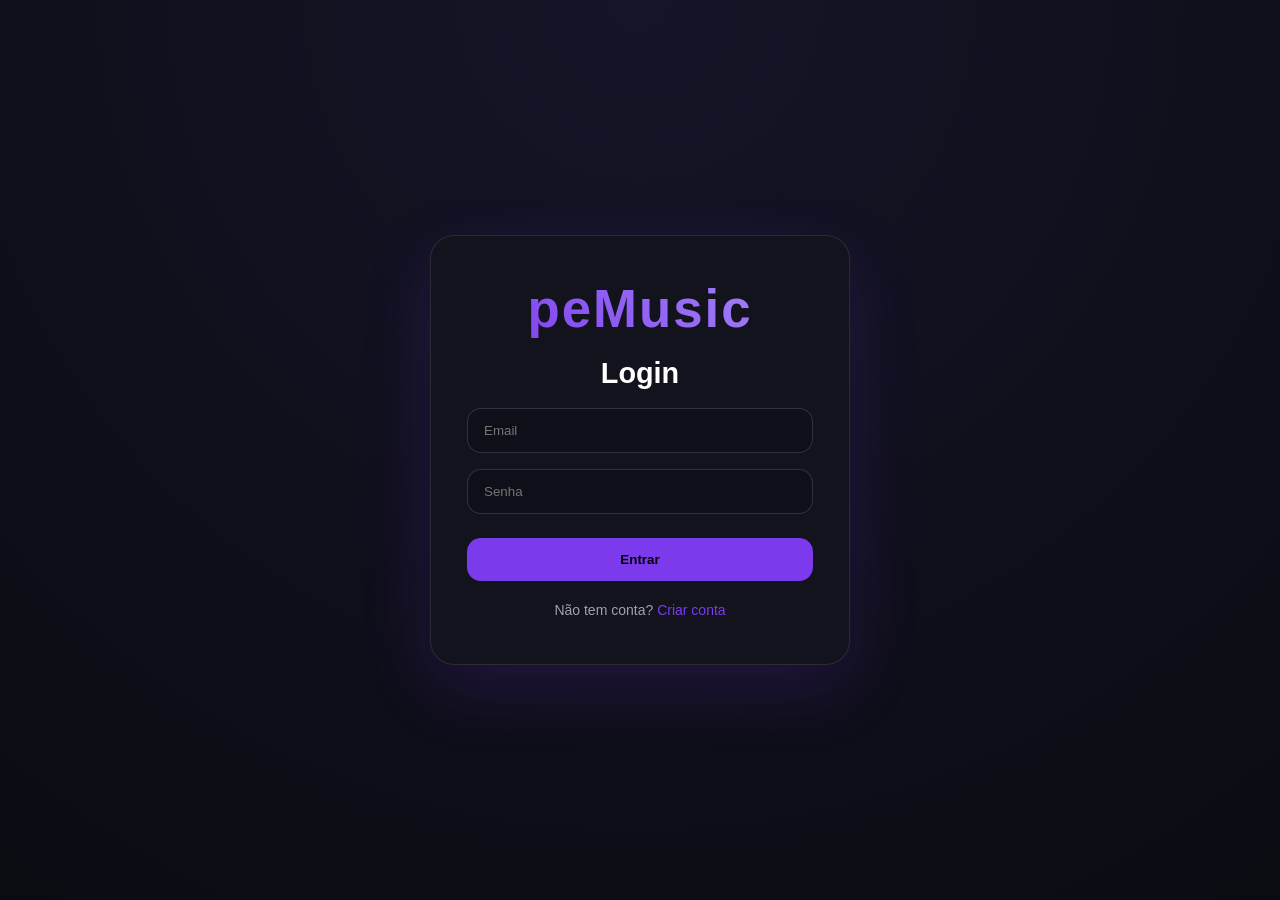
<file: index.html>
<!DOCTYPE html>
<html lang="pt-br">

<head>
    <meta charset="UTF-8">
    <meta name="viewport" content="width=device-width, initial-scale=1.0">
    <link rel="stylesheet" href="./css/style.css">
    <link rel="stylesheet" href="./css/app.css">
    <link rel="stylesheet" href="https://cdnjs.cloudflare.com/ajax/libs/font-awesome/6.5.0/css/all.min.css">
    <title>peMusic</title>
</head>

<body>

    <div class="container">
        <aside class="sidebar">
            <h2>peMusic</h2>
            <nav>
                <ul>
                    <li id="btn-home">
                        <i class="fa-solid fa-house"></i>
                        Home
                    </li>

                    <li id="btn-search">
                        <i class="fa-solid fa-magnifying-glass"></i>
                        Buscar
                    </li>

                    <li id="btn-playlists">
                        <i class="fa-solid fa-list"></i>
                        Playlists
                    </li>

                    <li id="btn-favorites">
                        <i class="fa-solid fa-heart"></i>
                        Favoritos
                    </li>
                </ul>
            </nav>
        </aside>
        <div class="sidebar-backdrop"></div>

        <main class="main">
            <div class="main-header">
                <div class="header-info">
                    <h1 id="page-title">Suas músicas</h1>
                    <p id="user-greeting" class="user-greeting">Olá, seja bem-vindo!</p>
                </div>
                <div class="actions-row">
                    <button id="menu-toggle" class="menu-btn" type="button" aria-label="Abrir menu">
                        <i class="fa-solid fa-bars"></i>
                    </button>
                    <button id="logout" class="logout-btn">Sair</button>
                </div>
            </div>
            <input id="search-input" class="search-input" type="search" placeholder="Buscar título ou artista" />
            <div id="music-list" class="music-list"></div>
        </main>
    </div>

    <footer class="player">
        <div class="music-info">
            <img src="covers/music1.jpg" id="cover">
            <div>
                <p id="player-title">Nome da música</p>
                <p id="player-artist">Artista</p>
            </div>

        </div>

        <div class="player-center">
            <div class="controls">
                <button id="prev">
                    <i class="fa-solid fa-backward"></i>
                </button>
                <button id="play">
                    <i class="fa-solid fa-play"></i>
                </button>
                <button id="next">
                    <i class="fa-solid fa-forward"></i>
                </button>
            </div>
            <div class="progress">
                <span id="current-time">0:00</span>
                <input type="range" id="progress-bar" min="0" max="100" value="0">
                <span id="duration">3:20</span>
            </div>
        </div>
        <div class="volume-panel">
            <i class="fa-solid fa-volume-high"></i>
            <input id="volume-bar" type="range" min="0" max="100" value="80">
        </div>
    </footer>
    <audio id="audio-player"></audio>
    <script type="module" src="./js/app.js"></script>
</body>
</html>
</file>
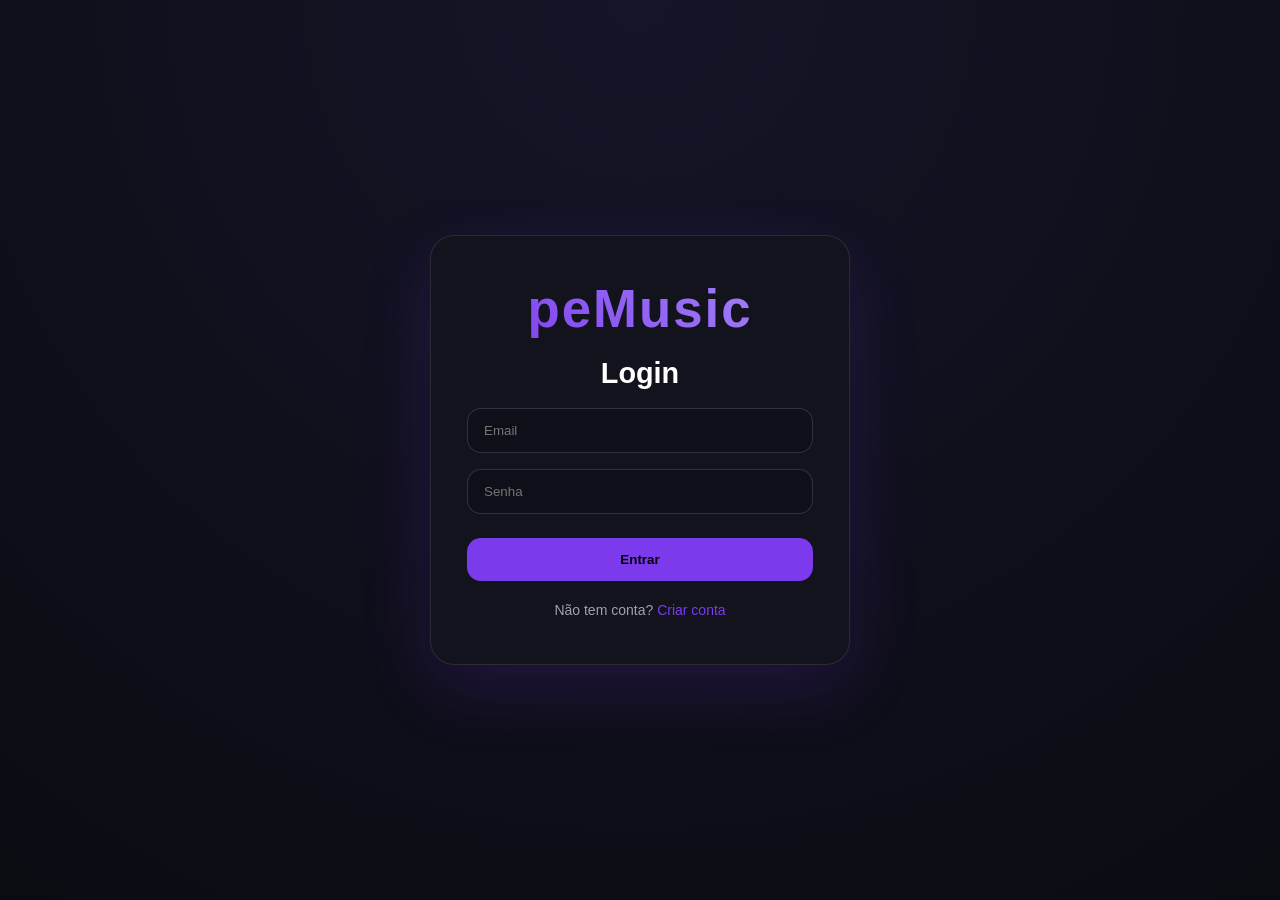
<file: login.html>
<!DOCTYPE html>
<html lang="pt-br">

<head>
    <meta charset="UTF-8">
    <meta name="viewport" content="width=device-width, initial-scale=1.0">

    <link rel="stylesheet" href="./css/style.css">
    <link rel="stylesheet" href="./css/auth.css">

    <title>Login - peMusic</title>
</head>

<body>

    <div class="auth-container">
        
        <form class="auth-form">
            <div class="logo">
                <h1>peMusic</h1>
            </div>
            <h2>Login</h2>
            <input type="email" name="email" placeholder="Email" required>
            <input type="password" name="password" placeholder="Senha" required>
            <button type="submit">Entrar</button>
            <p>
                Não tem conta?
                <a href="register.html">Criar conta</a>
            </p>
        </form>
    </div>
    <script src="./js/auth.js"></script>
</body>
</html>
</file>
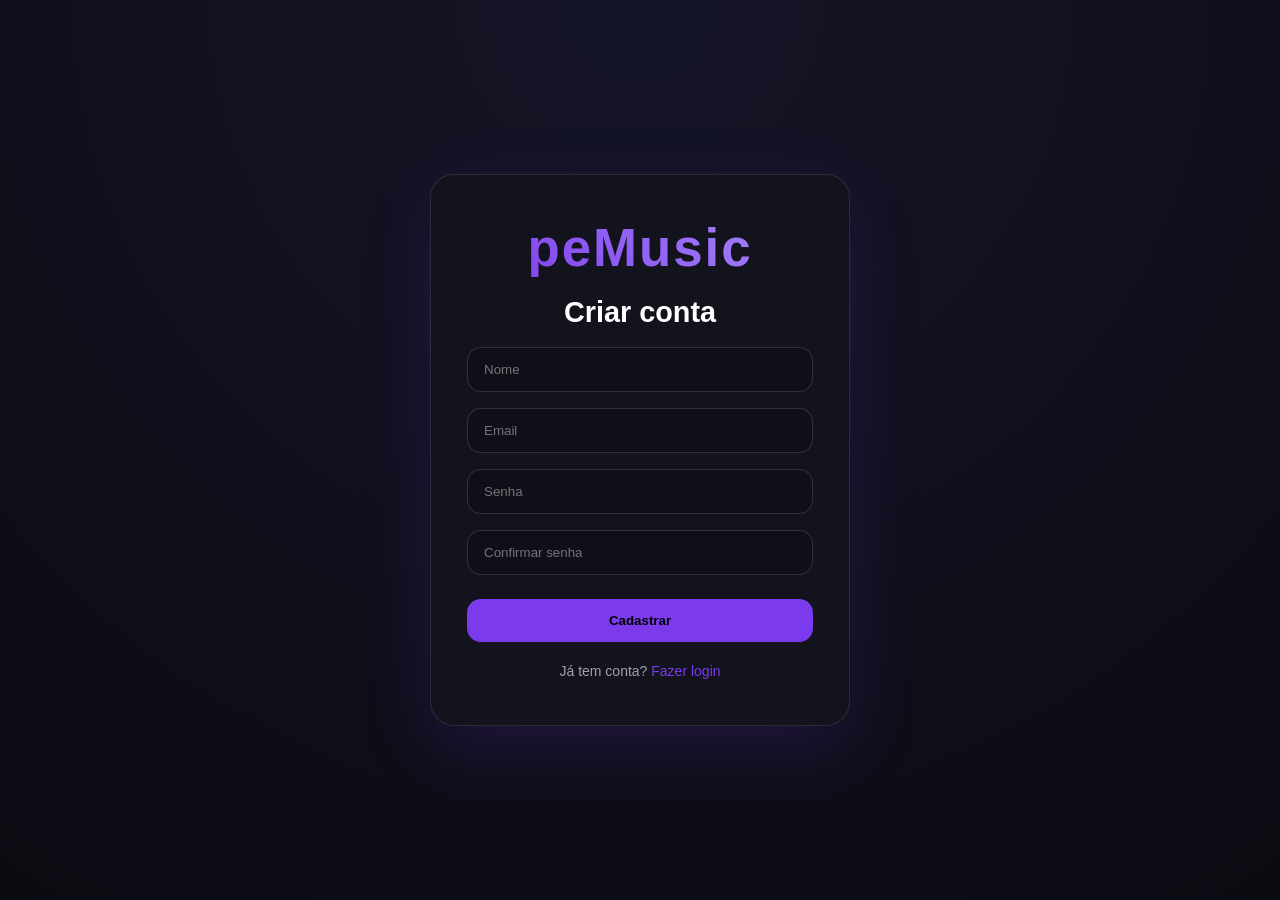
<file: register.html>
<!DOCTYPE html>
<html lang="pt-br">

<head>
    <meta charset="UTF-8">
    <meta name="viewport" content="width=device-width, initial-scale=1.0">

    <link rel="stylesheet" href="./css/style.css">
    <link rel="stylesheet" href="./css/auth.css">

    <title>Cadastro - peMusic</title>
</head>

<body>

    <div class="auth-container">
        
        <form class="auth-form">
            <div class="logo">
                <h1>peMusic</h1>
            </div>
            <h2>Criar conta</h2>
            <input type="text" name="name" placeholder="Nome" required>
            <input type="email" name="email" placeholder="Email" required>
            <input type="password" name="password" placeholder="Senha" required>
            <input type="password" name="confirmPassword" placeholder="Confirmar senha" required>
            <button type="submit">Cadastrar</button>
            <p>
                Já tem conta?
                <a href="login.html">Fazer login</a>
            </p>
        </form>
    </div>
    <script src="./js/auth.js"></script>
</body>
</html>
</file>
<file: css/style.css>
/* root */
* {
    margin: 0;
    padding: 0;
    box-sizing: border-box;
}

:root {
    --bg: #0b0b12;
    --card: #14141f;
    --hover: #1c1c2b;
    --primary: #7c3aed;
    --primary-light: #a78bfa;
    --text: #ffffff;
    --text-secondary: #a1a1aa;
}

/* body */
body {
    background: radial-gradient(circle at top, #151528, #0b0b12);
    color: var(--text);
    font-family: Arial, sans-serif;
    min-height: 100vh;
}

button,
input,
textarea,
select {
    font-family: inherit;
}

a {
    color: inherit;
    text-decoration: none;
}
</file>
<file: css/app.css>
/* Main layout */

.container {
    display: grid;
    grid-template-columns: 260px 1fr;
    gap: 24px;
    min-height: calc(100vh - 140px);
    padding: 28px 30px 0;
    width: min(1280px, 100%);
    margin: 0 auto;
}

body {
    padding-bottom: 140px;
}

.sidebar {
    background: rgba(18, 18, 30, 0.96);
    border: 1px solid rgba(255, 255, 255, 0.08);
    border-radius: 28px;
    padding: 32px 24px;
    box-shadow: 0 24px 60px rgba(0, 0, 0, 0.18);
    position: sticky;
    top: 24px;
    height: fit-content;
}

.sidebar h2 {
    margin-bottom: 26px;
    color: var(--primary);
    font-size: 1.95rem;
}

.sidebar ul {
    list-style: none;
    margin: 0;
    padding: 0;
    display: flex;
    flex-direction: column;
    gap: 14px;
}

.sidebar li {
    display: flex;
    align-items: center;
    gap: 12px;
    padding: 12px 14px;
    border-radius: 16px;
    color: var(--text-secondary);
    cursor: pointer;
    transition: background 0.2s ease, color 0.2s ease;
}

.sidebar li:hover,
.sidebar li.active {
    background: rgba(124, 58, 237, 0.12);
    color: #ffffff;
}

.sidebar li i {
    width: 24px;
    text-align: center;
}

.main {
    padding-bottom: 180px;
}

.main-header {
    display: flex;
    justify-content: space-between;
    align-items: center;
    gap: 20px;
    flex-wrap: wrap;
    margin-bottom: 20px;
}

.header-info h1 {
    font-size: clamp(2rem, 3vw, 2.8rem);
    margin-bottom: 8px;
}

.header-info p {
    color: var(--text-secondary);
}

.menu-btn,
.logout-btn {
    border-radius: 16px;
    transition: background 0.2s ease, transform 0.2s ease;
}

.menu-btn {
    display: none;
    border: none;
        background: rgba(255, 255, 255, 0.08);
        color: white;
        width: 45px;
        height: 40px;
        min-width: 40px;
        cursor: pointer;
        align-items: center;
        justify-content: center;
        font-size: 1.2rem;
        box-shadow: 0 10px 30px rgba(0, 0, 0, 0.18);
    background: rgba(255, 255, 255, 0.12);
}

.logout-btn {
    padding: 12px 24px;
    border: none;
    background: linear-gradient(135deg, var(--primary), var(--primary-light));
    color: white;
    font-weight: 700;
    cursor: pointer;
}

.logout-btn:hover {
    transform: translateY(-1px);
}

.search-input {
    width: 100%;
    max-width: 720px;
    padding: 14px 18px;
    margin-bottom: 22px;
    border-radius: 18px;
    border: 1px solid rgba(255, 255, 255, 0.12);
    background: rgba(15, 15, 26, 0.96);
    color: white;
}

.search-input:focus {
    border-color: var(--primary);
    box-shadow: 0 0 0 3px rgba(124, 58, 237, 0.08);
    outline: none;
}

.no-results,
.error,
.loading {
    color: var(--text-secondary);
    text-align: center;
    padding: 24px;
}

.music-list {
    display: grid;
    grid-template-columns: repeat(auto-fill, minmax(220px, 1fr));
    gap: 22px;
}

.music-card {
    background: rgba(15, 15, 26, 0.96);
    border: 1px solid rgba(255, 255, 255, 0.08);
    border-radius: 24px;
    padding: 18px;
    text-align: center;
    cursor: pointer;
    transition: transform 0.2s ease, box-shadow 0.2s ease;
    display: flex;
    flex-direction: column;
    align-items: center;
    min-height: 280px;
}

.music-card:hover {
    transform: translateY(-4px);
    box-shadow: 0 20px 50px rgba(124, 58, 237, 0.12);
}

.music-card img {
    width: 100%;
    height: 180px;
    object-fit: cover;
    border-radius: 18px;
    margin-bottom: 14px;
}

.music-title,
.music-artist {
    width: 100%;
    overflow: hidden;
    white-space: nowrap;
    text-overflow: ellipsis;
}

.music-title {
    margin-top: 10px;
    font-size: 1rem;
    font-weight: 600;
}

.music-artist {
    margin-top: 6px;
    font-size: 0.95rem;
    color: var(--text-secondary);
}

.music-buttons {
    display: flex;
    gap: 12px;
    margin-top: auto;
    flex-wrap: wrap;
    justify-content: center;
}

.music-buttons button,
.playlist-btn {
    background: rgba(255, 255, 255, 0.05);
    border: none;
    color: white;
    width: 46px;
    height: 46px;
    border-radius: 14px;
    cursor: pointer;
    transition: background 0.2s ease, transform 0.2s ease;
}

.music-buttons button:hover,
.playlist-btn:hover {
    background: rgba(124, 58, 237, 0.18);
    transform: translateY(-2px);
}

.player {
    position: fixed;
    left: 0;
    right: 0;
    bottom: 0;
    z-index: 30;
    background: rgba(12, 12, 20, 0.98);
    backdrop-filter: blur(18px);
    padding: 18px 24px;
    display: flex;
    align-items: center;
    justify-content: space-between;
    gap: 24px;
    border-top: 1px solid rgba(255, 255, 255, 0.06);
    min-height: 110px;
}

.music-info {
    display: flex;
    align-items: center;
    gap: 14px;
    min-width: 220px;
}

.music-info img {
    width: 60px;
    height: 60px;
    object-fit: cover;
    border-radius: 16px;
}

.controls {
    display: flex;
    align-items: center;
    justify-content: center;
    gap: 18px;
}

.controls button {
    background: rgba(255, 255, 255, 0.05);
    border: none;
    color: white;
    width: 46px;
    height: 46px;
    border-radius: 16px;
    cursor: pointer;
    transition: background 0.2s ease, transform 0.2s ease;
}

.controls button:hover {
    background: rgba(124, 58, 237, 0.18);
}

.player-center {
    flex: 1;
    display: flex;
    flex-direction: column;
    gap: 10px;
    min-width: 0;
}

.progress {
    display: flex;
    align-items: center;
    gap: 12px;
    width: 100%;
    min-width: 0;
}

.progress span {
    font-size: 0.95rem;
    color: var(--text-secondary);
    white-space: nowrap;
}

.progress input {
    width: 100%;
    appearance: none;
    height: 7px;
    border-radius: 999px;
    background: rgba(255, 255, 255, 0.16);
    outline: none;
    accent-color: var(--primary);
}

.volume-panel {
    display: flex;
    align-items: center;
    gap: 14px;
    min-width: 140px;
    justify-content: flex-end;
}

.volume-panel input {
    width: 120px;
    accent-color: var(--primary);
}

.music-card.active {
    border-color: #7c3aed;
    box-shadow: 0 0 25px rgba(124, 58, 237, 0.18);
}

.fav-btn {
    transition: transform 0.2s ease;
}

.fav-btn i {
    pointer-events: none;
}

.fav-btn:hover {
    transform: scale(1.12);
}

.fa-solid.fa-heart {
    color: #e07df0;
}

.sidebar-backdrop {
    display: none;
}

@media (max-width: 1024px) {
    .container {
        grid-template-columns: 1fr;
        padding: 22px 22px 0;
    }

    .sidebar {
        position: fixed;
        top: 0;
        left: 0;
        bottom: 0;
        width: 280px;
        max-width: 80%;
        transform: translateX(-110%);
        transition: transform 0.3s ease;
        z-index: 40;
        margin: 0;
        border-radius: 0 24px 24px 0;
    }

    .sidebar.sidebar-open {
        transform: translateX(0);
    }

    .sidebar-backdrop {
        display: block;
        position: fixed;
        inset: 0;
        background: rgba(0, 0, 0, 0.45);
        opacity: 0;
        pointer-events: none;
        transition: opacity 0.3s ease;
        z-index: 35;
    }

    .sidebar-backdrop.active {
        opacity: 1;
        pointer-events: auto;
    }

    .main {
        padding-bottom: 220px;
    }

    .menu-btn {
        display: inline-flex;
    }
}

@media (max-width: 768px) {
    .main-header {
        flex-direction: row;
        align-items: center;
        justify-content: space-between;
    }

    .header-info {
        width: auto;
        flex: 1;
    }

    .actions-row {
        display: flex;
        align-items: center;
        gap: 12px;
        margin-left: auto;
        flex-direction: row-reverse;
    }

    .logout-btn,
    .menu-btn {
        width: auto;
    }

    .music-list {
        grid-template-columns: 1fr;
    }

    .music-card {
        min-height: auto;
    }

    .music-card img {
        height: 160px;
    }

    .player {
        flex-direction: column;
        align-items: stretch;
        padding: 18px 20px;
        min-height: auto;
    }

    .music-info,
    .player-center,
    .volume-panel {
        width: 100%;
        justify-content: space-between;
    }

    .music-info {
        gap: 12px;
        flex-wrap: wrap;
    }

    .progress {
        flex-wrap: wrap;
    }

    .progress span {
        width: 100%;
    }

    .volume-panel {
        justify-content: space-between;
        gap: 12px;
    }
}

@media (max-width: 600px) {
    .container {
        padding: 18px 14px 0;
    }

    .sidebar {
        width: 92%;
    }

    .search-input {
        margin-bottom: 18px;
    }

    .music-card img {
        height: 150px;
    }

    .progress {
        gap: 10px;
    }

    .volume-panel input {
        width: 100%;
    }
}
</file>
<file: css/auth.css>
/* auth login */

.auth-container {
    min-height: 100vh;
    display: flex;
    justify-content: center;
    align-items: center;
    padding: 28px 20px;
}

.auth-form {
    background: rgba(20, 20, 31, 0.96);
    padding: 42px 36px;
    border-radius: 24px;
    width: min(420px, 100%);
    text-align: center;
    box-shadow: 0 24px 70px rgba(124, 58, 237, 0.16);
    border: 1px solid rgba(255, 255, 255, 0.1);
}

.auth-form input,
.auth-form button,
.auth-form a {
    width: 100%;
}

.logo h1 {
    font-size: clamp(2.6rem, 6vw, 3.3rem);
    margin-bottom: 18px;
    letter-spacing: 2px;
    background: linear-gradient(45deg, #7c3aed, #a78bfa);
    background-clip: text;
    -webkit-background-clip: text;
    -webkit-text-fill-color: transparent;
}

.auth-form h2 {
    margin-bottom: 18px;
    font-size: 1.8rem;
    font-weight: 600;
}

.auth-form input {
    padding: 14px 16px;
    margin-bottom: 16px;
    border-radius: 14px;
    border: 1px solid rgba(255, 255, 255, 0.14);
    background: rgba(15, 15, 26, 0.95);
    color: white;
}

.auth-form button {
    padding: 14px 16px;
    background: var(--primary);
    border: none;
    border-radius: 14px;
    font-weight: 700;
    cursor: pointer;
    transition: 0.28s ease;
    margin-top: 8px;
}

.auth-form button:hover {
    background: var(--primary-light);
    transform: scale(1.02);
}

.auth-form p {
    margin-top: 18px;
    color: var(--text-secondary);
    font-size: 14px;
    line-height: 1.6;
}

.auth-form a {
    color: var(--primary);
    transition: color 0.2s ease;
}

.auth-form a:hover {
    color: var(--primary-light);
}

@media (max-width: 520px) {
    .auth-form {
        padding: 30px 22px;
    }

    .auth-form input,
    .auth-form button {
        padding: 12px 14px;
    }

    .logo h1 {
        font-size: 2.4rem;
    }

    .auth-form h2 {
        font-size: 1.6rem;
    }
}
</file>
